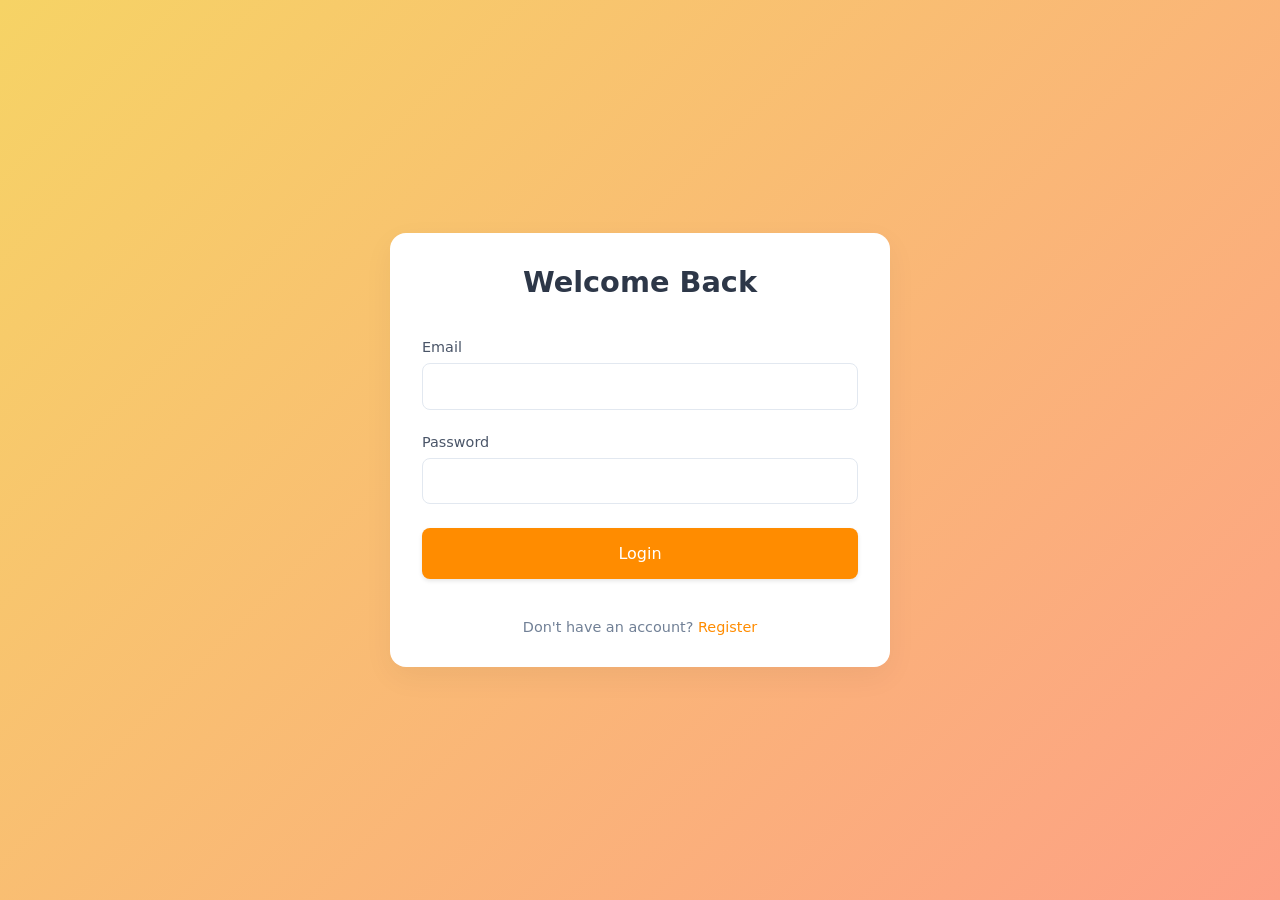
<file: index.html>
<!DOCTYPE html>
<html lang="en">
<head>
    <meta charset="UTF-8">
    <meta name="viewport" content="width=device-width, initial-scale=1.0">
    <title>P2P Platform</title>
    <link rel="stylesheet" href="styles.css">
</head>
<body>
    <div class="container">
        <div class="auth-container">
            <!-- Login Form -->
            <form id="loginForm" class="auth-form">
                <h2>Welcome Back</h2>
                <div class="form-group">
                    <label for="loginEmail">Email</label>
                    <input type="email" id="loginEmail" required>
                </div>
                <div class="form-group">
                    <label for="loginPassword">Password</label>
                    <input type="password" id="loginPassword" required>
                </div>
                <button type="submit" class="primary-button">Login</button>
                <p class="auth-switch">Don't have an account? <a href="#" id="showRegister">Register</a></p>
            </form>

            <!-- Register Form -->
            <form id="registerForm" class="auth-form" style="display: none;">
                <h2>Create Account</h2>
                <div class="form-group">
                    <label for="registerName">Full Name</label>
                    <input type="text" id="registerName" required>
                </div>
                <div class="form-group">
                    <label for="registerEmail">Email</label>
                    <input type="email" id="registerEmail" required>
                </div>
                <div class="form-group">
                    <label for="registerPhone">Phone Number</label>
                    <input type="tel" id="registerPhone" required>
                </div>
                <div class="form-group">
                    <label for="registerPassword">Password</label>
                    <input type="password" id="registerPassword" required>
                </div>
                <div class="form-group">
                    <label for="confirmPassword">Confirm Password</label>
                    <input type="password" id="confirmPassword" required>
                </div>
                <button type="submit" class="primary-button">Register</button>
                <p class="auth-switch">Already have an account? <a href="#" id="showLogin">Login</a></p>
            </form>
        </div>
    </div>

    <script>
        document.addEventListener('DOMContentLoaded', function() {
            // Get DOM elements
            const loginForm = document.getElementById('loginForm');
            const registerForm = document.getElementById('registerForm');
            const showRegister = document.getElementById('showRegister');
            const showLogin = document.getElementById('showLogin');

            // Handle form switching
            showRegister.addEventListener('click', (e) => {
                e.preventDefault();
                loginForm.style.display = 'none';
                registerForm.style.display = 'flex';
            });

            showLogin.addEventListener('click', (e) => {
                e.preventDefault();
                registerForm.style.display = 'none';
                loginForm.style.display = 'flex';
            });

            // Handle login
            loginForm.addEventListener('submit', function(e) {
                e.preventDefault();

                const email = document.getElementById('loginEmail').value;
                const password = document.getElementById('loginPassword').value;

                // Get users from localStorage
                const users = JSON.parse(localStorage.getItem('users') || '[]');
                const user = users.find(u => u.email === email && u.password === password);

                if (user) {
                    // Store current user
                    const currentUser = {
                        id: user.id,
                        name: user.name,
                        email: user.email,
                        phone: user.phone
                    };
                    localStorage.setItem('currentUser', JSON.stringify(currentUser));

                    // Redirect to dashboard
                    window.location.href = 'dashboard.html';
                } else {
                    alert('Invalid email or password');
                }
            });

            // Handle registration
            registerForm.addEventListener('submit', function(e) {
                e.preventDefault();

                const name = document.getElementById('registerName').value;
                const email = document.getElementById('registerEmail').value;
                const phone = document.getElementById('registerPhone').value;
                const password = document.getElementById('registerPassword').value;
                const confirmPassword = document.getElementById('confirmPassword').value;

                // Validate passwords match
                if (password !== confirmPassword) {
                    alert('Passwords do not match');
                    return;
                }

                // Get existing users
                const users = JSON.parse(localStorage.getItem('users') || '[]');

                // Check if email already exists
                if (users.some(user => user.email === email)) {
                    alert('Email already registered');
                    return;
                }

                // Create new user
                const newUser = {
                    id: 'user_' + Date.now(),
                    name,
                    email,
                    phone,
                    password,
                    createdAt: new Date().toISOString()
                };

                // Add to users array
                users.push(newUser);
                localStorage.setItem('users', JSON.stringify(users));

                // Store current user
                const currentUser = {
                    id: newUser.id,
                    name: newUser.name,
                    email: newUser.email,
                    phone: newUser.phone
                };
                localStorage.setItem('currentUser', JSON.stringify(currentUser));

                // Redirect to dashboard
                window.location.href = 'dashboard.html';
            });

            // Check if user is already logged in
            const currentUser = localStorage.getItem('currentUser');
            if (currentUser) {
                window.location.href = 'dashboard.html';
            }
        });
    </script>
</body>
</html>
</file>
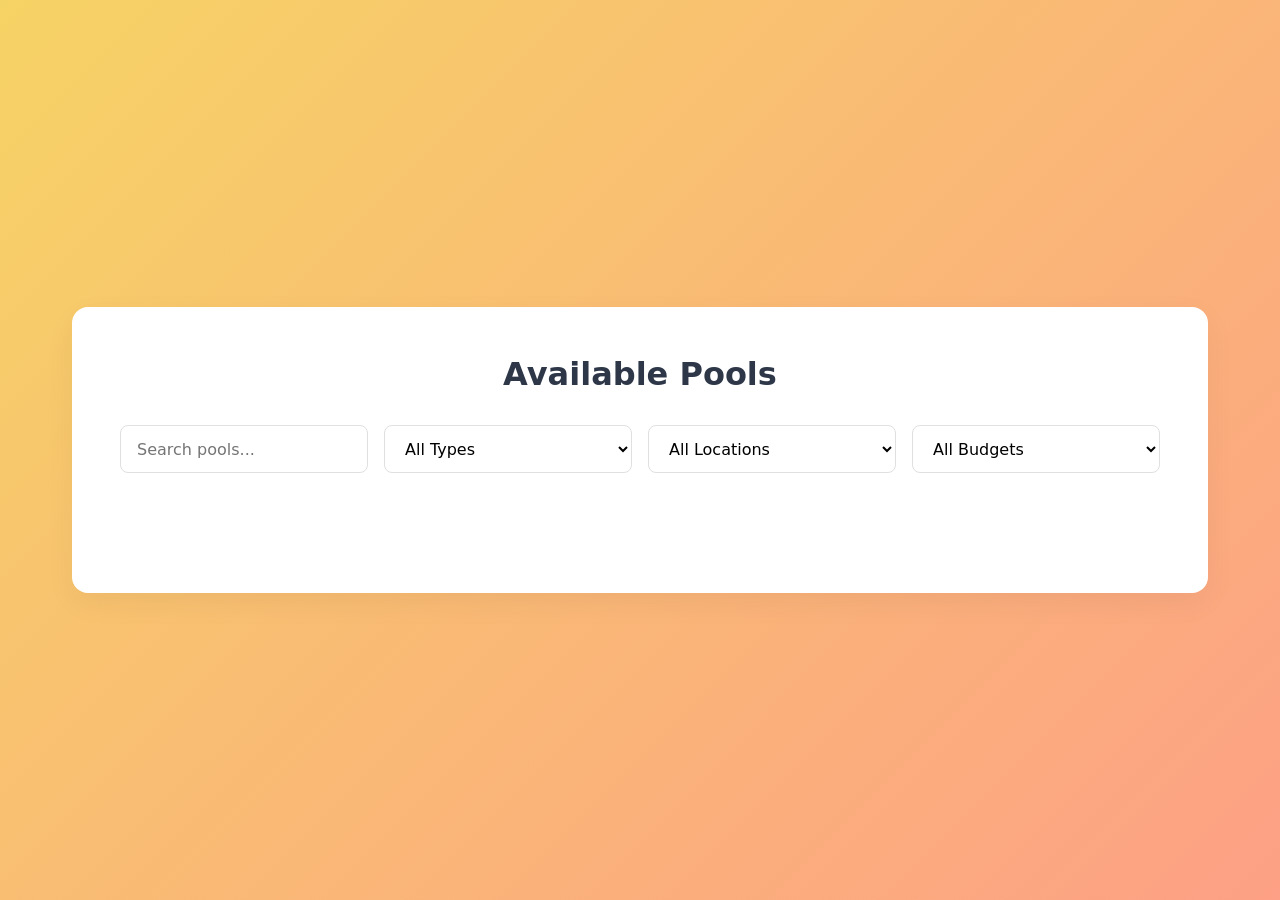
<file: catch-pools.html>
<!DOCTYPE html>
<html lang="en">
<head>
    <meta charset="UTF-8">
    <meta name="viewport" content="width=device-width, initial-scale=1.0">
    <title>Available Pools - P2P Platform</title>
    <link rel="stylesheet" href="styles.css">
    <link rel="stylesheet" href="catch-pools.css">
</head>
<body>
    <div class="container">
        <div class="catch-pools-container">
            <div class="header">
                <h2>Available Pools</h2>
                <div class="search-filters">
                    <input 
                        type="text" 
                        id="searchPools" 
                        placeholder="Search pools..."
                    >
                    <select id="typeFilter">
                        <option value="">All Types</option>
                        <option value="ride">Ride Sharing</option>
                        <option value="delivery">Package Delivery</option>
                        <option value="homework">Homework/Assignment Help</option>
                        <option value="guide">Local Guide/Tour</option>
                        <option value="tutor">Tutoring</option>
                        <option value="handyman">Handyman Services</option>
                        <option value="cleaning">Cleaning Services</option>
                        <option value="moving">Moving Help</option>
                        <option value="tech">Tech Support</option>
                        <option value="other">Other</option>
                    </select>
                    <select id="locationFilter">
                        <option value="">All Locations</option>
                    </select>
                    <select id="budgetFilter">
                        <option value="">All Budgets</option>
                        <option value="0-1000">Under $1,000</option>
                        <option value="1000-5000">$1,000 - $5,000</option>
                        <option value="5000+">Over $5,000</option>
                    </select>
                </div>
            </div>

            <div class="pools-grid" id="poolsContainer">
                <!-- Pools will be dynamically added here -->
            </div>

            <template id="poolCardTemplate">
                <div class="pool-card">
                    <div class="pool-header">
                        <h3 class="pool-title"></h3>
                        <span class="pool-budget"></span>
                    </div>
                    <div class="pool-type"></div>
                    <p class="pool-description"></p>
                    
                    <!-- Route locations for ride sharing and delivery -->
                    <div class="route-locations">
                        <div class="location-point">
                            <span class="location-label">From:</span>
                            <span class="pickup-location"></span>
                        </div>
                        <div class="location-divider">
                            <span class="arrow">→</span>
                        </div>
                        <div class="location-point">
                            <span class="location-label">To:</span>
                            <span class="drop-location"></span>
                        </div>
                    </div>

                    <!-- Single location for other pool types -->
                    <div class="single-location">
                        <span class="location"></span>
                    </div>

                    <div class="pool-meta">
                        <span class="seeders-needed"></span>
                    </div>
                    <div class="pool-footer">
                        <button class="view-details-btn">View Details</button>
                        <button class="catch-pool-btn">Catch Pool</button>
                    </div>
                </div>
            </template>
        </div>
    </div>
    <script src="catch-pools.js"></script>
</body>
</html>
</file>
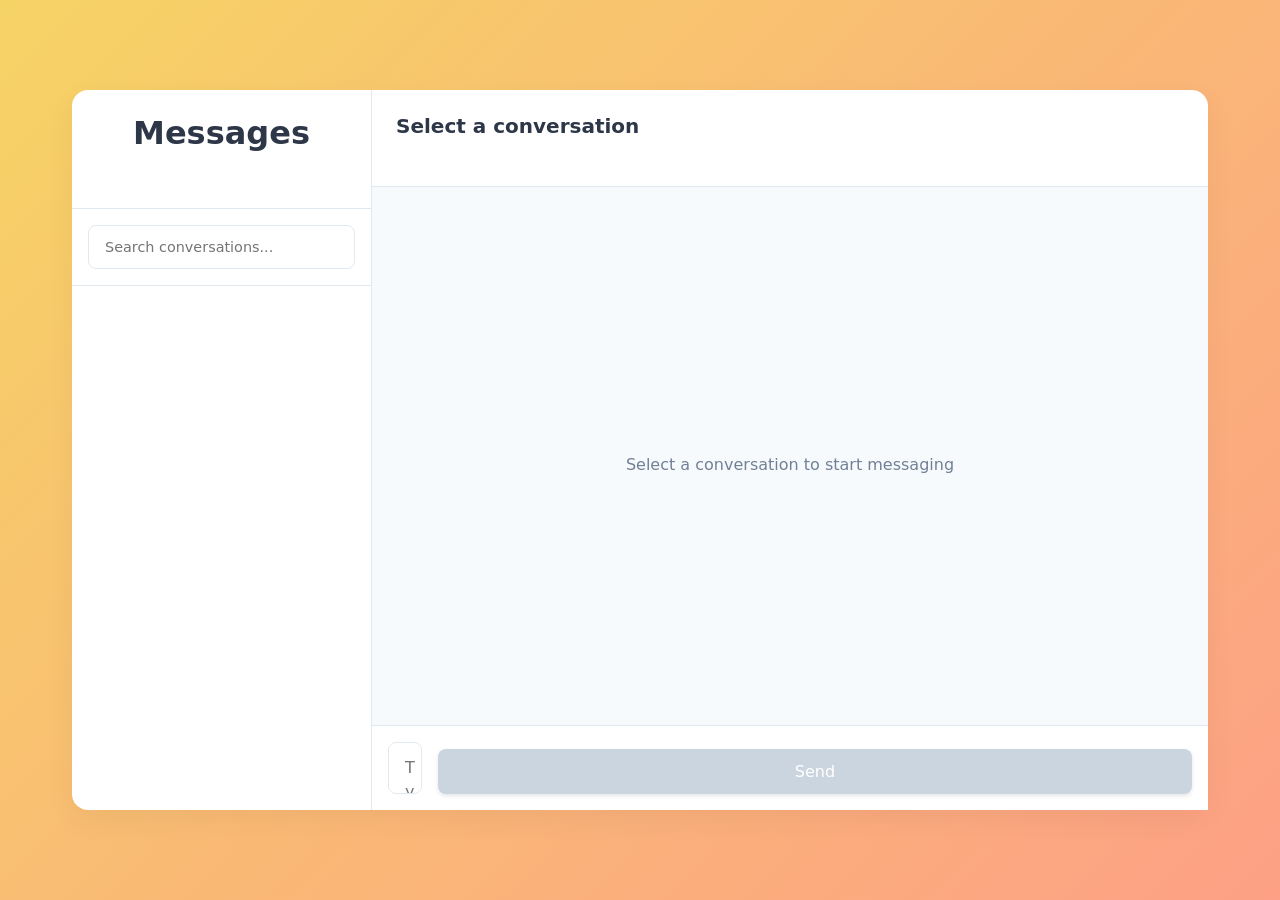
<file: chat.html>
<!DOCTYPE html>
<html lang="en">
<head>
    <meta charset="UTF-8">
    <meta name="viewport" content="width=device-width, initial-scale=1.0">
    <title>Chat - P2P Platform</title>
    <link rel="stylesheet" href="styles.css">
    <link rel="stylesheet" href="chat.css">
</head>
<body>
    <div class="container">
        <div class="chat-container">
            <div class="chat-sidebar">
                <div class="chat-header">
                    <h2>Messages</h2>
                </div>
                <div class="chat-search">
                    <input type="text" placeholder="Search conversations..." id="searchChats">
                </div>
                <div class="chat-list" id="chatList">
                    <!-- Chat list items will be dynamically added here -->
                </div>
            </div>
            
            <div class="chat-main">
                <div class="chat-header">
                    <div class="chat-header-info">
                        <h3 id="currentChatName">Select a conversation</h3>
                        <p id="currentPoolTitle" class="pool-title"></p>
                    </div>
                    <div class="chat-header-actions">
                        <button id="viewPoolBtn" class="secondary-button" style="display: none;">View Pool</button>
                    </div>
                </div>
                
                <div class="chat-messages" id="chatMessages">
                    <!-- Messages will be dynamically added here -->
                    <div class="no-chat-selected">
                        <p>Select a conversation to start messaging</p>
                    </div>
                </div>
                
                <div class="chat-input-container">
                    <div class="chat-input-wrapper">
                        <textarea 
                            id="messageInput" 
                            placeholder="Type a message..." 
                            rows="1"
                            disabled
                        ></textarea>
                        <button id="sendMessage" class="primary-button" disabled>Send</button>
                    </div>
                </div>
            </div>
        </div>
    </div>
    <script src="chat.js"></script>
</body>
</html>
</file>
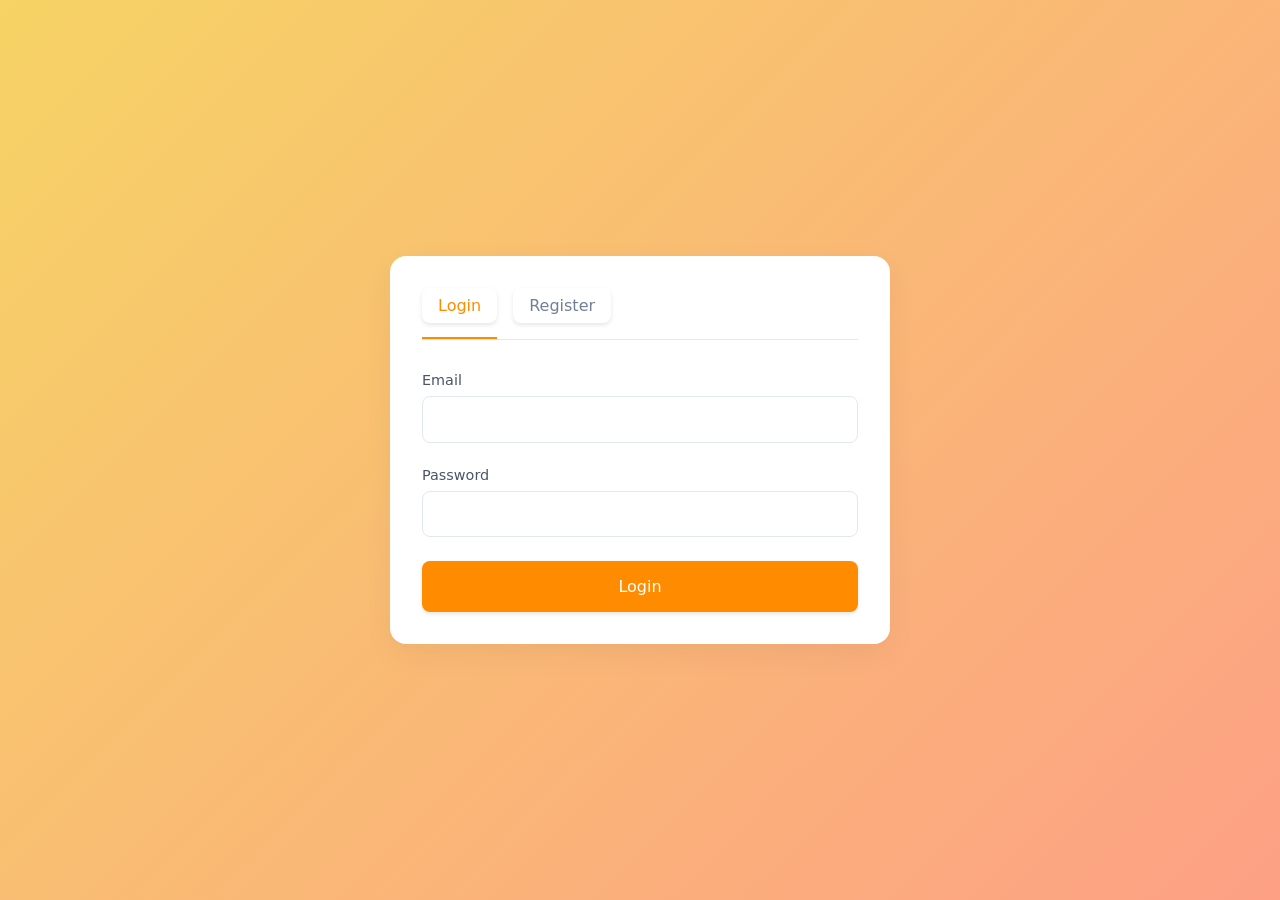
<file: dashboard.html>
<!DOCTYPE html>
<html lang="en">
<head>
    <meta charset="UTF-8">
    <meta name="viewport" content="width=device-width, initial-scale=1.0">
    <title>Dashboard - P2P Platform</title>
    <link rel="stylesheet" href="styles.css">
    <link rel="stylesheet" href="dashboard.css">
</head>
<body>
    <div class="container">
        <div class="dashboard">
            <div class="dashboard-header">
                <h2>Welcome, <span id="userName">User</span>!</h2>
                <button id="logoutBtn" class="secondary-button">Logout</button>
            </div>

            <div class="dashboard-content">
                <div class="options-container">
                    <div class="option-card" onclick="window.location.href='create-pool.html'">
                        <div class="option-icon">➕</div>
                        <h3>Create a Pool</h3>
                        <p>Start a new pool and let others help you</p>
                    </div>
                    <div class="option-card" onclick="window.location.href='catch-pools.html'">
                        <div class="option-icon">🎯</div>
                        <h3>Catch a Pool</h3>
                        <p>Browse and join existing and earn some money</p>
                    </div>
                </div>
            </div>
        </div>
    </div>
    <script src="dashboard.js"></script>
</body>
</html>
</file>
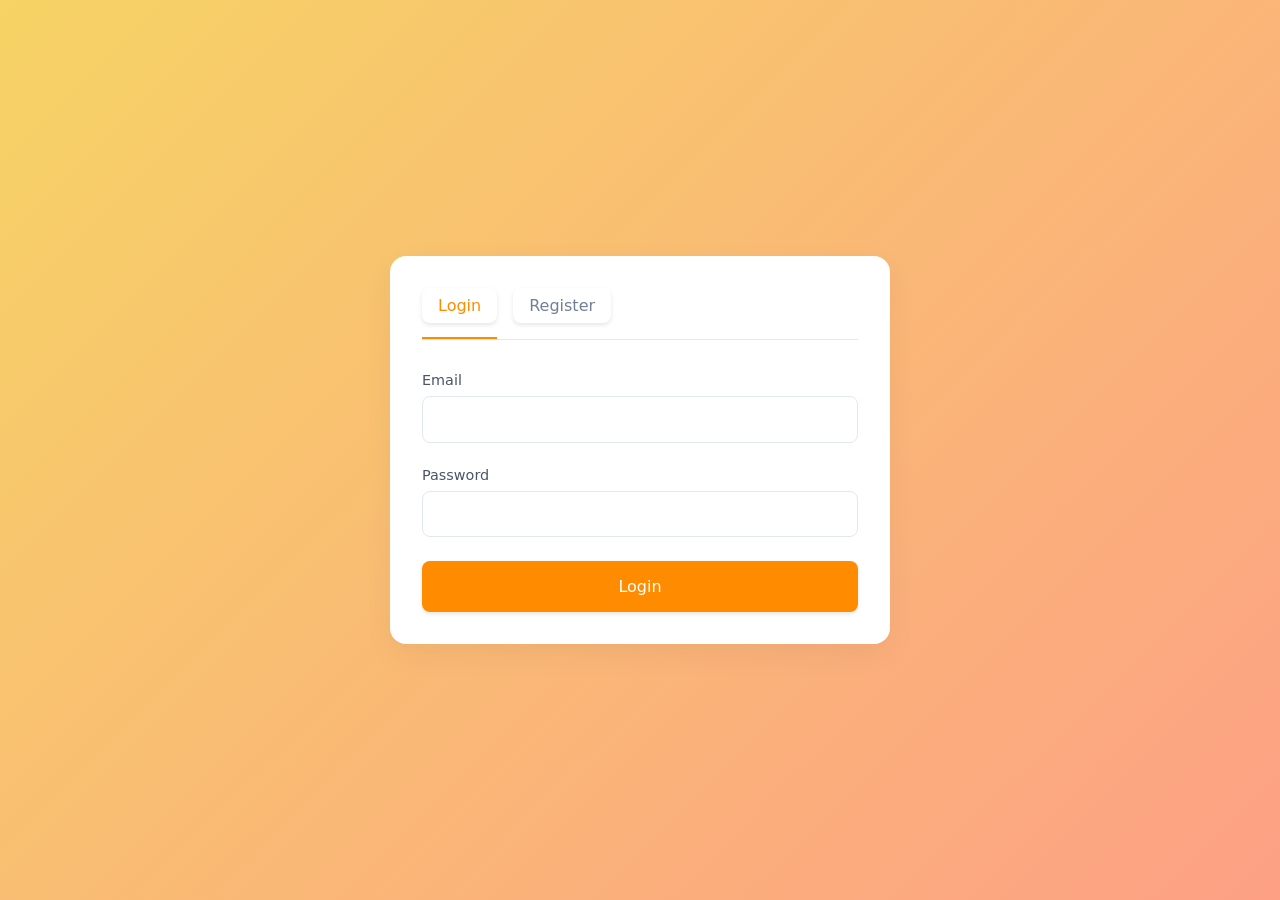
<file: login.html>
<!DOCTYPE html>
<html lang="en">
<head>
    <meta charset="UTF-8">
    <meta name="viewport" content="width=device-width, initial-scale=1.0">
    <title>Login - P2P Platform</title>
    <link rel="stylesheet" href="styles.css">
    <link rel="stylesheet" href="login.css">
</head>
<body>
    <div class="container">
        <div class="auth-container">
            <div class="auth-tabs">
                <button class="auth-tab active" data-tab="login">Login</button>
                <button class="auth-tab" data-tab="register">Register</button>
            </div>

            <!-- Login Form -->
            <form id="loginForm" class="auth-form">
                <div class="form-group">
                    <label for="loginEmail">Email</label>
                    <input type="email" id="loginEmail" required>
                </div>
                <div class="form-group">
                    <label for="loginPassword">Password</label>
                    <input type="password" id="loginPassword" required>
                </div>
                <button type="submit" class="primary-button">Login</button>
            </form>

            <!-- Register Form -->
            <form id="registerForm" class="auth-form" style="display: none;">
                <div class="form-group">
                    <label for="registerName">Full Name</label>
                    <input type="text" id="registerName" required>
                </div>
                <div class="form-group">
                    <label for="registerEmail">Email</label>
                    <input type="email" id="registerEmail" required>
                </div>
                <div class="form-group">
                    <label for="registerPhone">Phone Number</label>
                    <input type="tel" id="registerPhone" required>
                </div>
                <div class="form-group">
                    <label for="registerPassword">Password</label>
                    <input type="password" id="registerPassword" required>
                </div>
                <div class="form-group">
                    <label for="confirmPassword">Confirm Password</label>
                    <input type="password" id="confirmPassword" required>
                </div>
                <button type="submit" class="primary-button">Register</button>
            </form>
        </div>
    </div>
    <script src="login.js"></script>
</body>
</html>
</file>
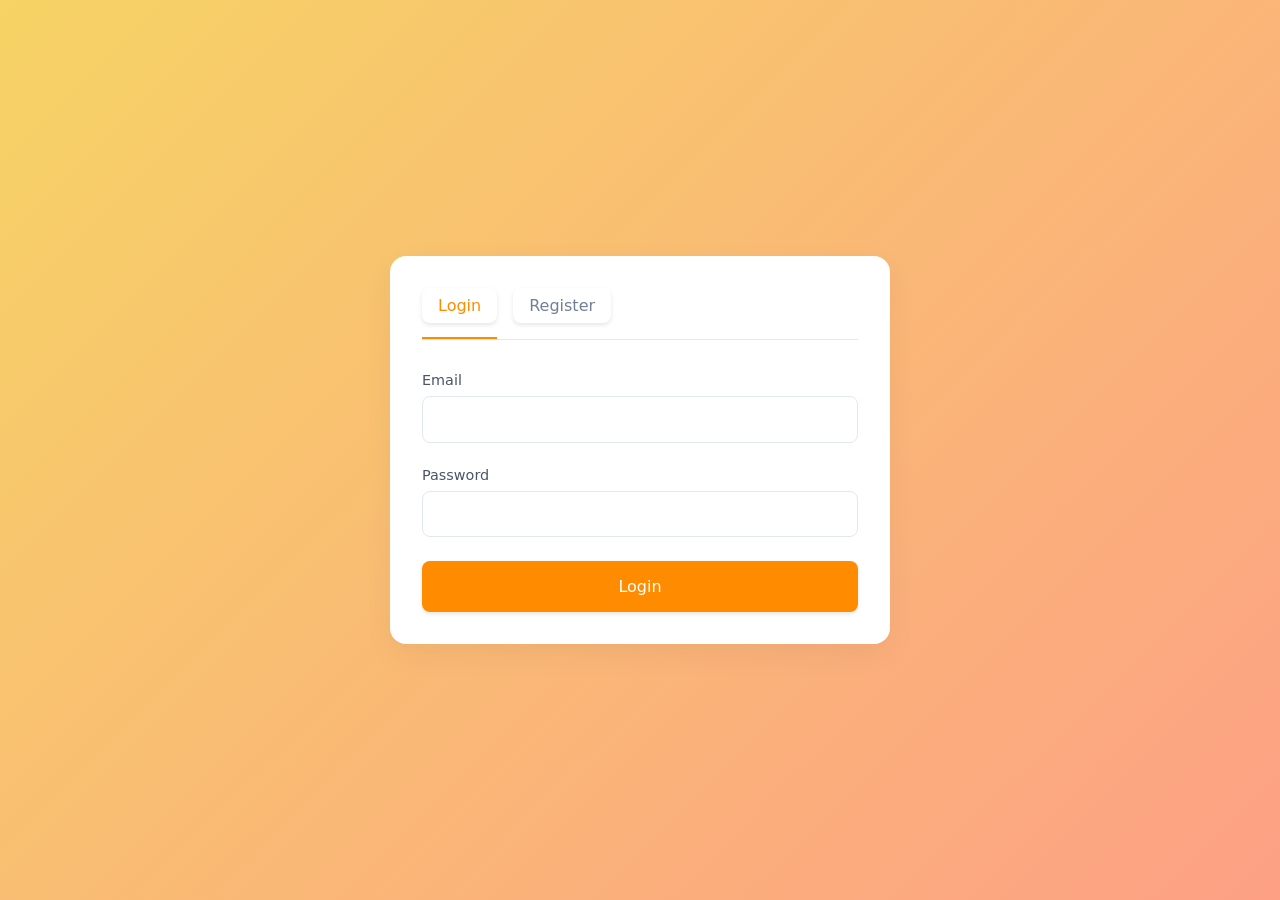
<file: pool-status.html>
<!DOCTYPE html>
<html lang="en">
<head>
    <meta charset="UTF-8">
    <meta name="viewport" content="width=device-width, initial-scale=1.0">
    <title>Pool Status - P2P Platform</title>
    <link rel="stylesheet" href="styles.css">
    <link rel="stylesheet" href="pool-status.css">
</head>
<body>
    <div class="container">
        <div class="pool-status-container">
            <div class="status-header">
                <h2>Pool Created Successfully!</h2>
                <p class="success-message">Your pool is now live and ready for seeders</p>
            </div>

            <div class="pool-details">
                <h3 id="poolTitle">Project Title</h3>
                <div class="meta-info">
                    <span class="budget">Budget: $<span id="poolBudget">0</span></span>
                    <span class="location" id="poolLocation">Location</span>
                </div>
            </div>

            <div class="status-section">
                <div class="status-card">
                    <div class="status-numbers">
                        <div class="status-item">
                            <span class="label">Seeders Needed</span>
                            <span class="value" id="seedersNeeded">0</span>
                        </div>
                        <div class="status-item">
                            <span class="label">Currently Joined</span>
                            <span class="value" id="seedersJoined">0</span>
                        </div>
                    </div>
                    <div class="progress-container">
                        <div class="progress-bar">
                            <div class="progress" id="joinProgress"></div>
                        </div>
                        <span class="progress-text">0% Complete</span>
                    </div>
                </div>
            </div>

            <div class="action-buttons">
                <button class="primary-button" onclick="window.location.href='share-pool.html'">Share Pool</button>
                <button class="secondary-button" onclick="window.location.href='dashboard.html'">Go to Dashboard</button>
            </div>
        </div>
    </div>
    <script src="pool-status.js"></script>
</body>
</html>
</file>
<file: styles.css>
* {
    margin: 0;
    padding: 0;
    box-sizing: border-box;
    font-family: 'Segoe UI', system-ui, -apple-system, sans-serif;
}

body {
    margin: 0;
    padding: 0;
    font-family: -apple-system, BlinkMacSystemFont, "Segoe UI", Roboto, "Helvetica Neue", Arial, sans-serif;
    background: linear-gradient(135deg, #f6d365 0%, #fda085 100%);
    min-height: 100vh;
}

.container {
    max-width: 1200px;
    margin: 0 auto;
    padding: 2rem;
    display: flex;
    justify-content: center;
    align-items: center;
    min-height: 100vh;
}

/* Auth container styles */
.auth-container {
    background: white;
    border-radius: 16px;
    box-shadow: 0 10px 30px rgba(0,0,0,0.05);
    padding: 2rem;
    width: 100%;
    max-width: 500px;
}

.auth-tabs {
    display: flex;
    gap: 1rem;
    margin-bottom: 2rem;
    border-bottom: 1px solid #e2e8f0;
    padding-bottom: 1rem;
}

.auth-tab {
    background: none;
    border: none;
    padding: 0.5rem 1rem;
    font-size: 1rem;
    color: #718096;
    cursor: pointer;
    transition: color 0.2s;
    position: relative;
}

.auth-tab:hover {
    color: #2d3748;
}

.auth-tab.active {
    color: #ff8c00;
    font-weight: 500;
}

.auth-tab.active::after {
    content: '';
    position: absolute;
    bottom: -1rem;
    left: 0;
    width: 100%;
    height: 2px;
    background-color: #ff8c00;
}

.auth-form {
    display: flex;
    flex-direction: column;
    gap: 1.5rem;
}

.auth-form h2 {
    color: #2d3748;
    font-size: 1.8rem;
    text-align: center;
    margin-bottom: 1rem;
}

.form-group {
    display: flex;
    flex-direction: column;
    gap: 0.5rem;
}

.form-group label {
    color: #4a5568;
    font-size: 0.9rem;
}

.form-group input {
    padding: 0.8rem 1rem;
    border: 1px solid #e2e8f0;
    border-radius: 8px;
    font-size: 1rem;
    transition: border-color 0.2s, box-shadow 0.2s;
}

.form-group input:focus {
    outline: none;
    border-color: #ff8c00;
    box-shadow: 0 0 0 3px rgba(255,140,0,0.1);
}

.form-group input.error {
    border-color: #e53e3e;
}

.error-message {
    color: #e53e3e;
    font-size: 0.8rem;
    margin-top: 0.25rem;
}

.primary-button {
    width: 100%;
    padding: 1rem;
    border: none;
    border-radius: 8px;
    background-color: #ff8c00;
    color: white;
    font-size: 1rem;
    font-weight: 500;
    cursor: pointer;
    transition: background-color 0.2s, transform 0.2s;
}

.primary-button:hover {
    background-color: #ff7300;
    transform: translateY(-1px);
}

.primary-button:disabled {
    background-color: #cbd5e0;
    cursor: not-allowed;
}

.auth-switch {
    text-align: center;
    color: #718096;
    font-size: 0.9rem;
}

.auth-switch a {
    color: #ff8c00;
    text-decoration: none;
    font-weight: 500;
    transition: color 0.2s;
}

.auth-switch a:hover {
    color: #ff7300;
    text-decoration: underline;
}

/* Responsive styles */
@media (max-width: 768px) {
    .container {
        padding: 1rem;
    }

    .auth-container {
        margin: 1rem;
        padding: 1.5rem;
    }

    .auth-form h2 {
        font-size: 1.5rem;
    }
}

h2 {
    color: #2d3748;
    font-size: 2rem;
    margin-bottom: 2rem;
    text-align: center;
}

h3 {
    color: #4a5568;
    font-size: 1.25rem;
    margin-bottom: 1rem;
}

form {
    display: flex;
    flex-direction: column;
    gap: 1rem;
}

input, textarea, select {
    width: 100%;
    padding: 1rem;
    border: 1px solid #e0e0e0;
    border-radius: 8px;
    font-size: 1rem;
    transition: border-color 0.2s, box-shadow 0.2s;
    background-color: white;
}

input:focus, textarea:focus, select:focus {
    outline: none;
    border-color: #ff8c00;
    box-shadow: 0 0 0 3px rgba(255,140,0,0.1);
}

button {
    background-color: #ff8c00;
    color: white;
    padding: 1rem 2rem;
    border: none;
    border-radius: 8px;
    font-size: 1rem;
    font-weight: 500;
    cursor: pointer;
    transition: transform 0.2s, background-color 0.2s;
    box-shadow: 0 2px 4px rgba(0,0,0,0.1);
}

button:hover {
    background-color: #e67e00;
    transform: translateY(-2px);
}

p {
    text-align: center;
    margin-top: 1rem;
}

a {
    color: #ff8c00;
    text-decoration: none;
}
</file>
<file: catch-pools.css>
.catch-pools-container {
    background: white;
    padding: 3rem;
    border-radius: 16px;
    box-shadow: 0 10px 30px rgba(0,0,0,0.05);
    width: 100%;
    max-width: 1200px;
}

.header {
    margin-bottom: 2.5rem;
}

.search-filters {
    display: flex;
    gap: 1rem;
    margin-top: 1.5rem;
}

.search-filters input,
.search-filters select {
    padding: 0.8rem 1rem;
    border-radius: 8px;
}

.pools-grid {
    display: grid;
    grid-template-columns: repeat(auto-fill, minmax(300px, 1fr));
    gap: 1.5rem;
    padding: 1rem 0;
}

.pool-card {
    background: white;
    border-radius: 12px;
    padding: 1.5rem;
    box-shadow: 0 4px 20px rgba(0,0,0,0.05);
    transition: transform 0.3s ease;
}

.pool-card:hover {
    transform: translateY(-5px);
}

.pool-header {
    display: flex;
    justify-content: space-between;
    align-items: flex-start;
    margin-bottom: 1rem;
}

.pool-title {
    font-size: 1.25rem;
    color: #2d3748;
    font-weight: 600;
}

.pool-budget {
    color: #ff8c00;
    font-weight: 600;
}

.pool-type {
    display: inline-block;
    background-color: #f7fafc;
    color: #4a5568;
    padding: 0.5rem 1rem;
    border-radius: 20px;
    font-size: 0.9rem;
    margin-bottom: 1rem;
    border: 1px solid #e2e8f0;
}

.pool-description {
    color: #718096;
    margin-bottom: 1.5rem;
    line-height: 1.6;
}

.route-locations {
    background-color: #f7fafc;
    border: 1px solid #e2e8f0;
    border-radius: 12px;
    padding: 1rem;
    margin-bottom: 1.5rem;
    display: flex;
    align-items: center;
    gap: 1rem;
}

.location-point {
    flex: 1;
    min-width: 0;
}

.location-label {
    display: block;
    color: #4a5568;
    font-size: 0.85rem;
    margin-bottom: 0.25rem;
}

.pickup-location, .drop-location {
    display: block;
    color: #2d3748;
    font-size: 0.9rem;
    white-space: nowrap;
    overflow: hidden;
    text-overflow: ellipsis;
}

.location-divider {
    display: flex;
    align-items: center;
    color: #718096;
    padding: 0 0.5rem;
}

.arrow {
    font-size: 1.2rem;
}

.single-location {
    margin-bottom: 1.5rem;
    color: #4a5568;
    font-size: 0.9rem;
}

.single-location .location {
    display: flex;
    align-items: center;
    gap: 0.5rem;
}

.pool-meta {
    display: flex;
    justify-content: space-between;
    color: #718096;
    font-size: 0.9rem;
    margin-bottom: 1.5rem;
}

.pool-footer {
    display: flex;
    gap: 1rem;
}

.view-details-btn,
.catch-pool-btn {
    flex: 1;
    padding: 0.8rem;
}

.view-details-btn {
    background-color: #f7fafc;
    color: #4a5568;
    border: 1px solid #e2e8f0;
}

.view-details-btn:hover {
    background-color: #edf2f7;
}

@media (max-width: 768px) {
    .search-filters {
        flex-direction: column;
    }
    
    .catch-pools-container {
        padding: 2rem;
    }

    .route-locations {
        flex-direction: column;
        gap: 0.5rem;
    }

    .location-divider {
        transform: rotate(90deg);
    }
}
</file>
<file: chat.css>
.chat-container {
    display: flex;
    background: white;
    border-radius: 16px;
    box-shadow: 0 10px 30px rgba(0,0,0,0.05);
    width: 100%;
    max-width: 1200px;
    height: 80vh;
}

.chat-sidebar {
    width: 300px;
    border-right: 1px solid #e2e8f0;
    display: flex;
    flex-direction: column;
}

.chat-main {
    flex: 1;
    display: flex;
    flex-direction: column;
}

.chat-header {
    padding: 1.5rem;
    border-bottom: 1px solid #e2e8f0;
}

.chat-header-info {
    display: flex;
    flex-direction: column;
    gap: 0.5rem;
}

.chat-header-info h3 {
    color: #2d3748;
    margin: 0;
}

.pool-title {
    color: #718096;
    font-size: 0.9rem;
    margin: 0;
}

.chat-header-actions {
    margin-top: 1rem;
}

.chat-search {
    padding: 1rem;
    border-bottom: 1px solid #e2e8f0;
}

.chat-search input {
    width: 100%;
    padding: 0.8rem 1rem;
    border: 1px solid #e2e8f0;
    border-radius: 8px;
    font-size: 0.9rem;
}

.chat-list {
    flex: 1;
    overflow-y: auto;
}

.chat-item {
    padding: 1rem;
    border-bottom: 1px solid #e2e8f0;
    cursor: pointer;
    transition: background-color 0.2s;
}

.chat-item:hover {
    background-color: #f7fafc;
}

.chat-item.active {
    background-color: #ebf8ff;
}

.chat-item-header {
    display: flex;
    justify-content: space-between;
    margin-bottom: 0.5rem;
}

.chat-item-name {
    font-weight: 500;
    color: #2d3748;
}

.chat-item-time {
    font-size: 0.8rem;
    color: #718096;
}

.chat-item-preview {
    font-size: 0.9rem;
    color: #718096;
    white-space: nowrap;
    overflow: hidden;
    text-overflow: ellipsis;
}

.chat-messages {
    flex: 1;
    padding: 1.5rem;
    overflow-y: auto;
    background-color: #f7fafc;
    display: flex;
    flex-direction: column;
}

.no-chat-selected {
    flex: 1;
    display: flex;
    align-items: center;
    justify-content: center;
    color: #718096;
}

.message {
    max-width: 70%;
    margin-bottom: 1rem;
    display: flex;
    flex-direction: column;
}

.message.sent {
    align-self: flex-end;
}

.message.received {
    align-self: flex-start;
}

.message-content {
    padding: 0.8rem 1rem;
    border-radius: 12px;
    margin-bottom: 0.25rem;
}

.message.sent .message-content {
    background-color: #ff8c00;
    color: white;
    border-bottom-right-radius: 4px;
}

.message.received .message-content {
    background-color: white;
    color: #2d3748;
    border-bottom-left-radius: 4px;
}

.message-time {
    font-size: 0.8rem;
    color: #718096;
}

.message.sent .message-time {
    align-self: flex-end;
}

.message.received .message-time {
    align-self: flex-start;
}

.chat-input-container {
    padding: 1rem;
    border-top: 1px solid #e2e8f0;
    background-color: white;
}

.chat-input-wrapper {
    display: flex;
    gap: 1rem;
    align-items: flex-end;
}

.chat-input-wrapper textarea {
    flex: 1;
    padding: 0.8rem 1rem;
    border: 1px solid #e2e8f0;
    border-radius: 8px;
    resize: none;
    max-height: 120px;
    font-family: inherit;
    font-size: 1rem;
    line-height: 1.5;
}

.chat-input-wrapper button {
    padding: 0.8rem 1.5rem;
    height: fit-content;
}

.date-divider {
    text-align: center;
    margin: 1rem 0;
    position: relative;
}

.date-divider::before {
    content: '';
    position: absolute;
    left: 0;
    top: 50%;
    width: 100%;
    height: 1px;
    background-color: #e2e8f0;
}

.date-divider span {
    background-color: #f7fafc;
    padding: 0 1rem;
    color: #718096;
    font-size: 0.9rem;
    position: relative;
    z-index: 1;
}

@media (max-width: 768px) {
    .chat-container {
        height: 100vh;
        border-radius: 0;
    }

    .chat-sidebar {
        width: 100%;
        position: fixed;
        top: 0;
        left: 0;
        height: 100%;
        transform: translateX(-100%);
        transition: transform 0.3s ease;
    }

    .chat-sidebar.show {
        transform: translateX(0);
    }

    .chat-main {
        width: 100%;
    }

    .chat-header {
        padding: 1rem;
    }

    .message {
        max-width: 85%;
    }
}
</file>
<file: dashboard.css>
.dashboard {
    max-width: 1200px;
    margin: 0 auto;
    padding: 2rem;
}

.dashboard-header {
    display: flex;
    justify-content: space-between;
    align-items: center;
    margin-bottom: 2rem;
    padding-bottom: 1rem;
    border-bottom: 1px solid #e0e0e0;
}

.dashboard-header h2 {
    margin: 0;
    color: #333;
}

.options-container {
    display: flex;
    justify-content: center;
    gap: 2rem;
    padding: 2rem;
}

.option-card {
    flex: 1;
    max-width: 400px;
    background: #ffffff;
    border-radius: 12px;
    padding: 2rem;
    text-align: center;
    cursor: pointer;
    transition: transform 0.2s, box-shadow 0.2s;
    box-shadow: 0 4px 6px rgba(0, 0, 0, 0.1);
}

.option-card:hover {
    transform: translateY(-5px);
    box-shadow: 0 8px 15px rgba(0, 0, 0, 0.1);
}

.option-icon {
    font-size: 3rem;
    margin-bottom: 1rem;
}

.option-card h3 {
    margin: 0 0 1rem 0;
    color: #333;
    font-size: 1.5rem;
}

.option-card p {
    color: #666;
    margin: 0;
    line-height: 1.5;
}

@media (max-width: 768px) {
    .options-container {
        flex-direction: column;
        align-items: center;
    }

    .option-card {
        width: 100%;
    }
}
</file>
<file: login.css>
.auth-container {
    background: white;
    border-radius: 16px;
    box-shadow: 0 10px 30px rgba(0,0,0,0.05);
    padding: 2rem;
    width: 100%;
    max-width: 500px;
    margin: 2rem auto;
}

.auth-tabs {
    display: flex;
    gap: 1rem;
    margin-bottom: 2rem;
    border-bottom: 1px solid #e2e8f0;
    padding-bottom: 1rem;
}

.auth-tab {
    background: none;
    border: none;
    padding: 0.5rem 1rem;
    font-size: 1rem;
    color: #718096;
    cursor: pointer;
    transition: color 0.2s;
    position: relative;
}

.auth-tab:hover {
    color: #2d3748;
}

.auth-tab.active {
    color: #ff8c00;
    font-weight: 500;
}

.auth-tab.active::after {
    content: '';
    position: absolute;
    bottom: -1rem;
    left: 0;
    width: 100%;
    height: 2px;
    background-color: #ff8c00;
}

.auth-form {
    display: flex;
    flex-direction: column;
    gap: 1.5rem;
}

.form-group {
    display: flex;
    flex-direction: column;
    gap: 0.5rem;
}

.form-group label {
    color: #4a5568;
    font-size: 0.9rem;
}

.form-group input {
    padding: 0.8rem 1rem;
    border: 1px solid #e2e8f0;
    border-radius: 8px;
    font-size: 1rem;
    transition: border-color 0.2s;
}

.form-group input:focus {
    outline: none;
    border-color: #ff8c00;
}

.form-group input.error {
    border-color: #e53e3e;
}

.error-message {
    color: #e53e3e;
    font-size: 0.8rem;
    margin-top: 0.25rem;
}

button[type="submit"] {
    width: 100%;
    padding: 1rem;
    border: none;
    border-radius: 8px;
    background-color: #ff8c00;
    color: white;
    font-size: 1rem;
    font-weight: 500;
    cursor: pointer;
    transition: background-color 0.2s;
}

button[type="submit"]:hover {
    background-color: #ff7300;
}

button[type="submit"]:disabled {
    background-color: #cbd5e0;
    cursor: not-allowed;
}

@media (max-width: 768px) {
    .auth-container {
        margin: 1rem;
        padding: 1.5rem;
    }
}
</file>
<file: pool-status.css>
.pool-status-container {
    background-color: white;
    padding: 2rem;
    border-radius: 8px;
    box-shadow: 0 0 10px rgba(0,0,0,0.1);
    width: 100%;
    max-width: 800px;
}

.status-header {
    text-align: center;
    margin-bottom: 2rem;
}

.success-message {
    color: #4CAF50;
    margin-top: 0.5rem;
}

.pool-details {
    margin-bottom: 2rem;
    padding-bottom: 1rem;
    border-bottom: 1px solid #eee;
}

.meta-info {
    display: flex;
    gap: 2rem;
    margin-top: 1rem;
    color: #666;
}

.budget {
    color: #ff8c00;
    font-weight: bold;
}

.status-section {
    margin-bottom: 2rem;
}

.status-card {
    background-color: #f8f8f8;
    padding: 1.5rem;
    border-radius: 8px;
}

.status-numbers {
    display: flex;
    justify-content: space-around;
    margin-bottom: 1.5rem;
}

.status-item {
    text-align: center;
}

.status-item .label {
    display: block;
    color: #666;
    margin-bottom: 0.5rem;
}

.status-item .value {
    font-size: 1.5rem;
    font-weight: bold;
    color: #ff8c00;
}

.progress-container {
    text-align: center;
}

.progress-bar {
    width: 100%;
    height: 8px;
    background-color: #ddd;
    border-radius: 4px;
    overflow: hidden;
    margin-bottom: 0.5rem;
}

.progress {
    height: 100%;
    background-color: #ff8c00;
    transition: width 0.3s ease;
    width: 0%;
}

.progress-text {
    color: #666;
    font-size: 0.9rem;
}

.action-buttons {
    display: flex;
    gap: 1rem;
}

.primary-button, .secondary-button {
    flex: 1;
    padding: 1rem;
    border-radius: 4px;
    border: none;
    font-size: 1rem;
    cursor: pointer;
}

.primary-button {
    background-color: #ff8c00;
    color: white;
}

.secondary-button {
    background-color: #f8f8f8;
    color: #333;
    border: 1px solid #ddd;
}

.primary-button:hover {
    background-color: #e67e00;
}

.secondary-button:hover {
    background-color: #eee;
}
</file>
